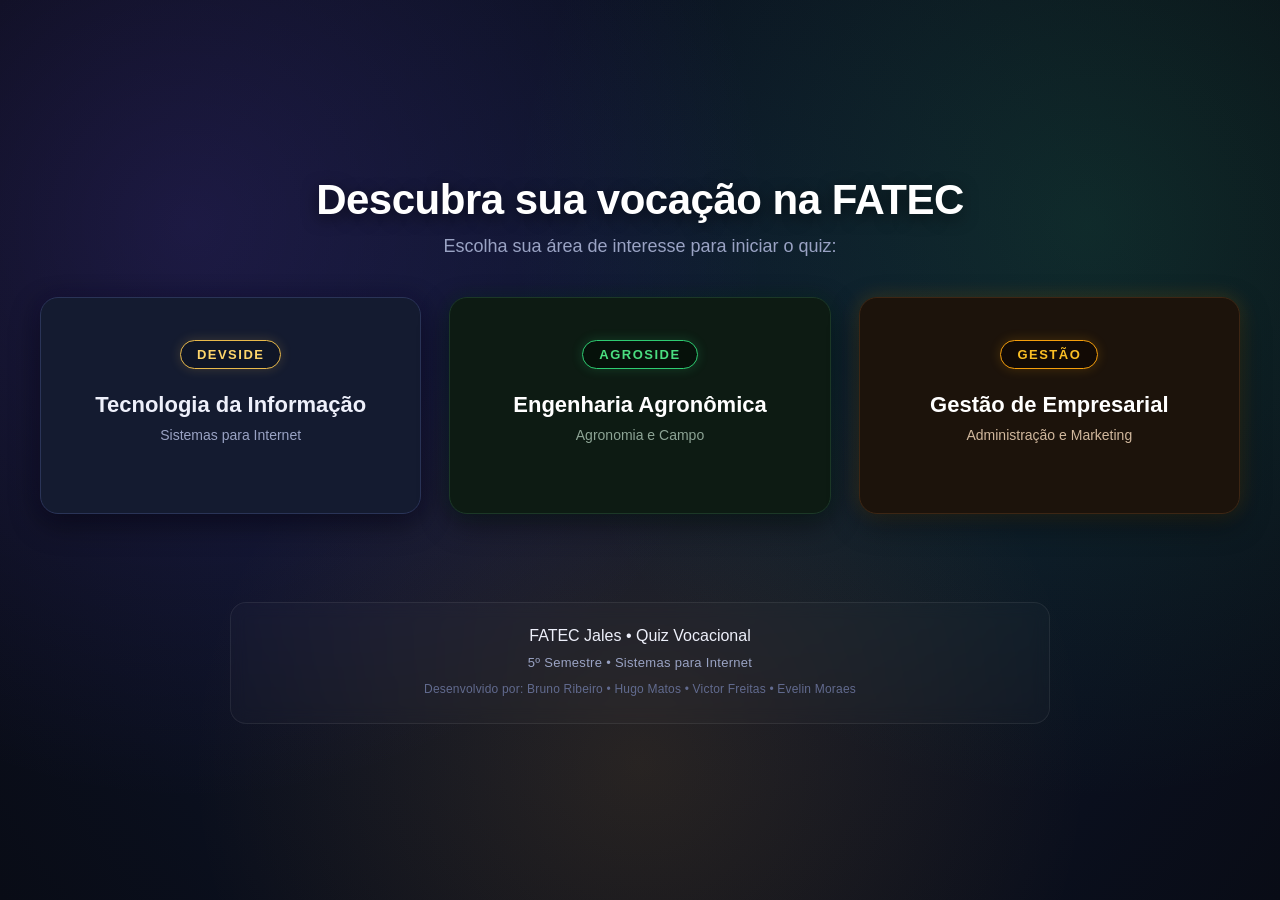
<file: index.html>
<!DOCTYPE html>
<html lang="pt-BR">
<head>
  <meta charset="UTF-8">
  <meta name="viewport" content="width=device-width, initial-scale=1.0">
  <title>Descubra sua vocação na FATEC</title>
  <link rel="stylesheet" href="./css/style.css">
</head>
<body>

  <main class="container">
    <header class="header">
      <h1 class="title-main">Descubra sua vocação na FATEC</h1>
      <p class="subtitle">Escolha sua área de interesse para iniciar o quiz:</p>
    </header>

    <div class="cards-wrapper">
      <a href="./dev/index.html" class="card-btn card-dev">
        <span class="tag">DevSide</span>
        <h2 class="card-title">Tecnologia da Informação</h2>
        <p class="card-desc">Sistemas para Internet</p>
      </a>

      <a href="./agro/index.html" class="card-btn card-agro">
        <span class="tag">AgroSide</span>
        <h2 class="card-title">Engenharia Agronômica</h2>
        <p class="card-desc">Agronomia e Campo</p>
      </a>

      <a href="./gestao/index.html" class="card-btn card-gestao">
        <span class="tag">Gestão</span>
        <h2 class="card-title">Gestão de Empresarial</h2>
        <p class="card-desc">Administração e Marketing</p>
      </a>
    </div>

      <footer class="footer">
  <p class="footer-title">FATEC Jales • Quiz Vocacional</p>
  <p class="footer-course">5º Semestre • Sistemas para Internet</p>
  <p class="footer-authors">Desenvolvido por: Bruno Ribeiro • Hugo Matos • Victor Freitas • Evelin Moraes</p>
</footer>

  </main>

</body>
</html>
</file>
<file: css/style.css>
:root {
  /* Paleta DevSide */
  --bg-deep: #090c16;
  --bg-nebula-1: #1a1140;
  --bg-nebula-2: #0d1730;
  --panel: #141b30;
  --panel-dark: #0f1526;
  --panel-line: #2a3457;
  --ink: #eef0fb;
  --ink-dim: #9aa3c4;
  --ink-muted: #626b8f;
  --gold: #e8b94b;
  --gold-light: #ffd66b;
  --gold-dim: #7a6431;
  --purple: #7c4dff;
  --purple-light: #a98cff;
  --purple-dark: #6335d6;
  --shadow: rgba(0, 0, 0, 0.45);

  /* Paleta AgroSide */
  --agro-bg: #09140e;
  --agro-panel: #0d1b13;
  --agro-line: #1c3827;
  --agro-green: #2ecc71;
  --agro-green-light: #4ade80;
  --agro-green-dark: #1b8a47;

  /* Paleta GestSide / Gestão (Âmbar Executivo) */
  --gest-bg: #140d07;
  --gest-panel: #1c130b;
  --gest-panel-dark: #120a05;
  --gest-line: #3d2614;
  --gest-amber: #f59e0b;
  --gest-amber-light: #fbbf24;
  --gest-amber-dark: #b45309;
}

* {
  margin: 0;
  padding: 0;
  box-sizing: border-box;
  font-family: -apple-system, BlinkMacSystemFont, "Segoe UI", Roboto, Helvetica, Arial, sans-serif;
}

body {
  min-height: 100vh;
  display: flex;
  flex-direction: column;
  justify-content: center;
  align-items: center;
  background-color: var(--bg-deep);
  background-image: 
    radial-gradient(circle at 15% 25%, rgba(124, 77, 255, 0.16) 0%, transparent 45%),
    radial-gradient(circle at 85% 25%, rgba(46, 204, 113, 0.14) 0%, transparent 45%),
    radial-gradient(circle at 50% 85%, rgba(245, 158, 11, 0.12) 0%, transparent 45%),
    radial-gradient(circle at 50% 50%, var(--bg-nebula-2) 0%, var(--bg-deep) 100%);
  color: var(--ink);
  padding: 24px;
  overflow-x: hidden;
}

.container {
  max-width: 1200px;
  width: 100%;
  display: flex;
  flex-direction: column;
  align-items: center;
  gap: 40px;
  text-align: center;
  position: relative;
  z-index: 2;
}

.header {
  display: flex;
  flex-direction: column;
  gap: 12px;
}

.title-main {
  font-size: clamp(28px, 5vw, 42px);
  font-weight: 800;
  letter-spacing: -0.5px;
  color: #ffffff;
  text-shadow: 0 4px 16px rgba(0, 0, 0, 0.6);
}

.subtitle {
  font-size: clamp(15px, 3vw, 18px);
  color: var(--ink-dim);
  font-weight: 400;
}

/* ============================
   EXIBIÇÃO LADO A LADO (_ _ _)
============================ */
.cards-wrapper {
  display: grid;
  grid-template-columns: repeat(3, 1fr);
  gap: 28px;
  width: 100%;
}

.card-btn {
  display: flex;
  flex-direction: column;
  align-items: center;
  justify-content: space-between;
  padding: 42px 26px;
  border-radius: 18px;
  text-decoration: none;
  backdrop-filter: blur(12px);
  position: relative;
  transition: transform 0.3s cubic-bezier(0.175, 0.885, 0.32, 1.275), 
              border-color 0.3s ease, 
              box-shadow 0.3s ease;
}

/* ============================
   CARD DEVSIDE
============================ */
.card-dev {
  background: var(--panel);
  border: 1.5px solid var(--panel-line);
  box-shadow: 0 10px 30px var(--shadow), 0 0 20px rgba(26, 17, 64, 0.4);
}

.card-dev:hover {
  transform: translateY(-6px);
  border-color: var(--purple);
  box-shadow: 0 16px 36px rgba(124, 77, 255, 0.28), 0 0 25px rgba(232, 185, 75, 0.15);
}

.card-dev .tag {
  color: var(--gold-light);
  background: var(--panel-dark);
  border: 1.5px solid var(--gold);
  box-shadow: 0 0 12px rgba(232, 185, 75, 0.2);
}

.card-dev .card-title {
  color: var(--ink);
}

.card-dev .card-desc {
  color: var(--ink-dim);
}

.card-dev .action-btn {
  background: var(--gold);
  color: var(--bg-deep);
  box-shadow: 0 4px 14px rgba(232, 185, 75, 0.25);
}

.card-dev:hover .action-btn {
  background: var(--gold-light);
  box-shadow: 0 0 18px rgba(232, 185, 75, 0.5);
}

/* ============================
   CARD AGROSIDE
============================ */
.card-agro {
  background: var(--agro-panel);
  border: 1.5px solid var(--agro-line);
  box-shadow: 0 10px 30px var(--shadow), 0 0 20px rgba(12, 63, 34, 0.3);
}

.card-agro:hover {
  transform: translateY(-6px);
  border-color: var(--agro-green);
  box-shadow: 0 16px 36px rgba(46, 204, 113, 0.25), 0 0 25px rgba(46, 204, 113, 0.15);
}

.card-agro .tag {
  color: var(--agro-green-light);
  background: #06110a;
  border: 1.5px solid var(--agro-green);
  box-shadow: 0 0 12px rgba(46, 204, 113, 0.2);
}

.card-agro .card-title {
  color: #ffffff;
}

.card-agro .card-desc {
  color: #8da495;
}

.card-agro .action-btn {
  background: var(--agro-green);
  color: #05070c;
  box-shadow: 0 4px 14px rgba(46, 204, 113, 0.25);
}

.card-agro:hover .action-btn {
  background: var(--agro-green-light);
  box-shadow: 0 0 18px rgba(46, 204, 113, 0.5);
}

/* ============================
   CARD GESTSIDE (GESTÃO)
============================ */
.card-gestao {
  background: var(--gest-panel);
  border: 1.5px solid var(--gest-line);
  box-shadow: 0 10px 30px var(--shadow), 0 0 20px rgba(245, 158, 11, 0.2);
}

.card-gestao:hover {
  transform: translateY(-6px);
  border-color: var(--gest-amber);
  box-shadow: 0 16px 36px rgba(245, 158, 11, 0.25), 0 0 25px rgba(245, 158, 11, 0.15);
}

.card-gestao .tag {
  color: var(--gest-amber-light);
  background: var(--gest-panel-dark);
  border: 1.5px solid var(--gest-amber);
  box-shadow: 0 0 12px rgba(245, 158, 11, 0.2);
}

.card-gestao .card-title {
  color: #ffffff;
}

.card-gestao .card-desc {
  color: #d1b89d;
}

.card-gestao .action-btn {
  background: var(--gest-amber);
  color: #120a05;
  box-shadow: 0 4px 14px rgba(245, 158, 11, 0.25);
}

.card-gestao:hover .action-btn {
  background: var(--gest-amber-light);
  box-shadow: 0 0 18px rgba(245, 158, 11, 0.5);
}

/* ============================
   ELEMENTOS INTERNOS
============================ */
.tag {
  font-size: 13px;
  font-weight: 800;
  text-transform: uppercase;
  letter-spacing: 1.5px;
  padding: 6px 16px;
  border-radius: 999px;
  margin-bottom: 22px;
  display: inline-block;
}

.card-title {
  font-size: 22px;
  font-weight: 700;
  margin-bottom: 8px;
  line-height: 1.3;
}

.card-desc {
  font-size: 14px;
  margin-bottom: 28px;
}

.action-btn {
  font-size: 14px;
  font-weight: 700;
  text-transform: uppercase;
  letter-spacing: 1px;
  padding: 12px 24px;
  border-radius: 8px;
  width: 100%;
  text-align: center;
  transition: all 0.2s ease;
}

/* ============================
   RODAPÉ GLOBAL UNIFICADO
============================ */
.footer {
  width: 100%;
  max-width: 820px;
  margin-top: 48px;
  padding: 24px 20px;
  display: flex;
  flex-direction: column;
  align-items: center;
  justify-content: center;
  gap: 10px;
  text-align: center;
  background: rgba(255, 255, 255, 0.02);
  border: 1px solid rgba(255, 255, 255, 0.07);
  border-radius: 16px;
  backdrop-filter: blur(8px);
  -webkit-backdrop-filter: blur(8px);
}

.footer-badge {
  font-size: 13px;
  font-weight: 700;
  text-transform: uppercase;
  letter-spacing: 1.2px;
  color: var(--ink, #eef0fb);
  background: rgba(255, 255, 255, 0.05);
  border: 1px solid rgba(255, 255, 255, 0.1);
  padding: 4px 14px;
  border-radius: 999px;
  display: inline-block;
}

.footer-course {
  font-size: 13px;
  color: var(--ink-dim, #9aa3c4);
  font-weight: 500;
  letter-spacing: 0.3px;
}

.footer-divider {
  width: 60px;
  height: 2px;
  background: linear-gradient(
    90deg, 
    transparent, 
    rgba(255, 255, 255, 0.2), 
    transparent
  );
  margin: 4px 0;
}

.footer-authors {
  font-size: 12px;
  color: var(--ink-muted, #626b8f);
  line-height: 1.6;
  letter-spacing: 0.2px;
}

.footer-authors span {
  display: block;
  font-size: 11px;
  text-transform: uppercase;
  letter-spacing: 0.8px;
  margin-bottom: 2px;
  opacity: 0.7;
}

.footer-authors strong {
  color: var(--ink-dim, #9aa3c4);
  font-weight: 600;
  transition: color 0.2s ease;
}

.footer-authors strong:hover {
  color: #ffffff;
}

@media (max-width: 600px) {
  .footer {
    padding: 20px 14px;
    margin-top: 32px;
  }

  .footer-authors {
    font-size: 11.5px;
  }
}

/* ============================
   RESPONSIVIDADE (Telas menores)
============================ */
@media (max-width: 900px) {
  .cards-wrapper {
    grid-template-columns: 1fr;
    max-width: 420px;
  }
}
</file>
